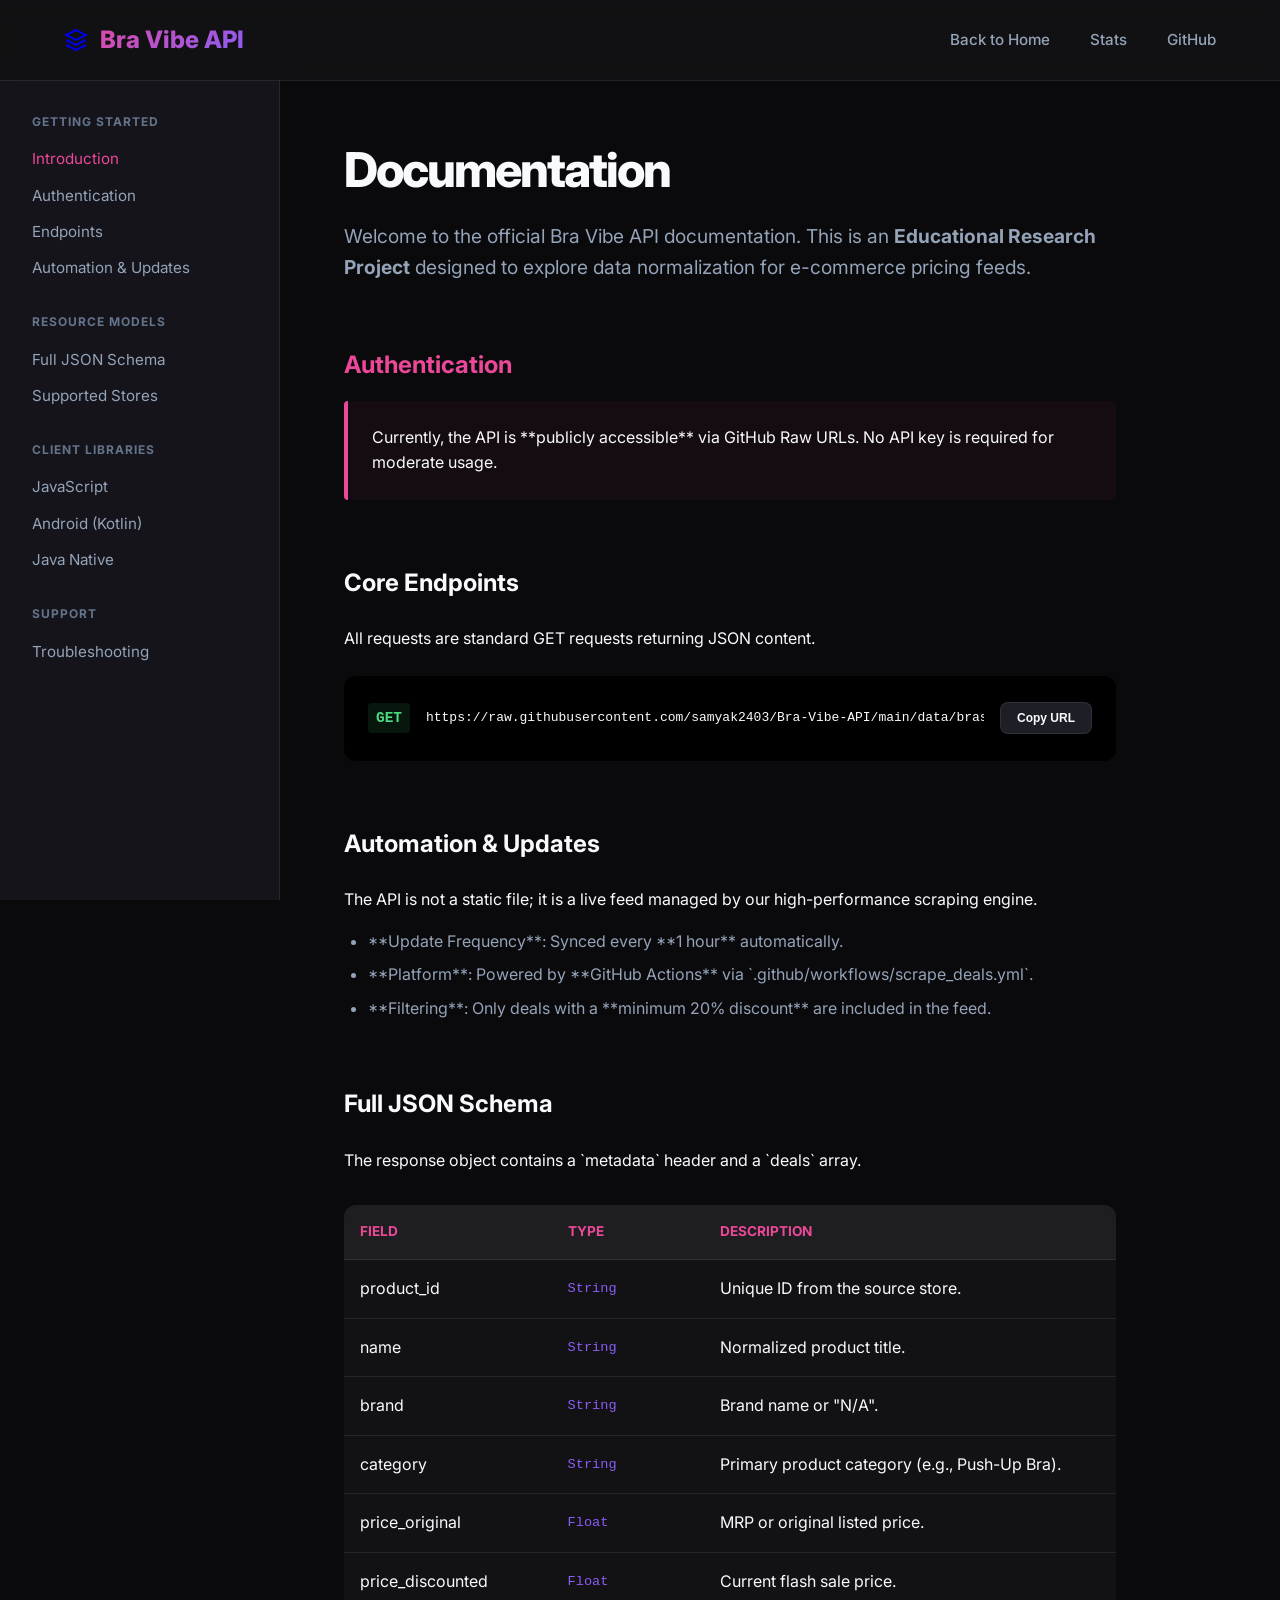
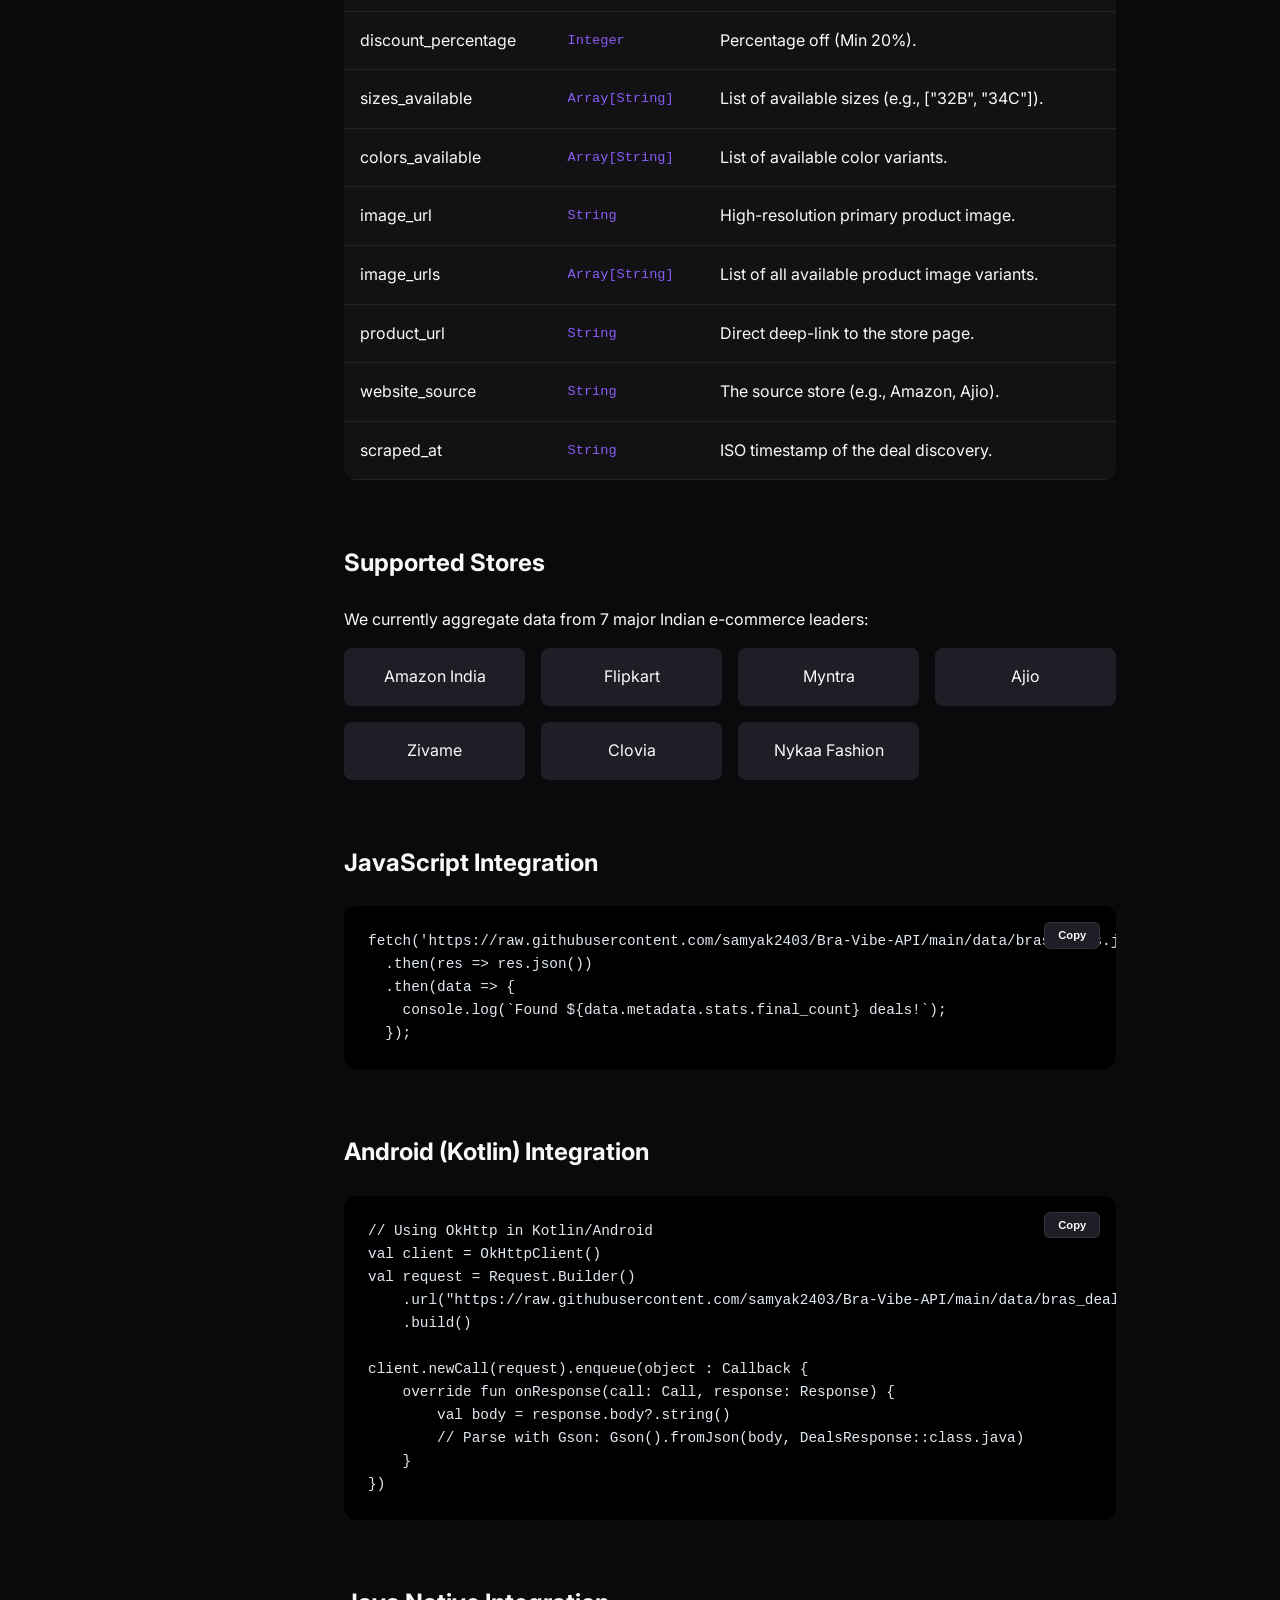
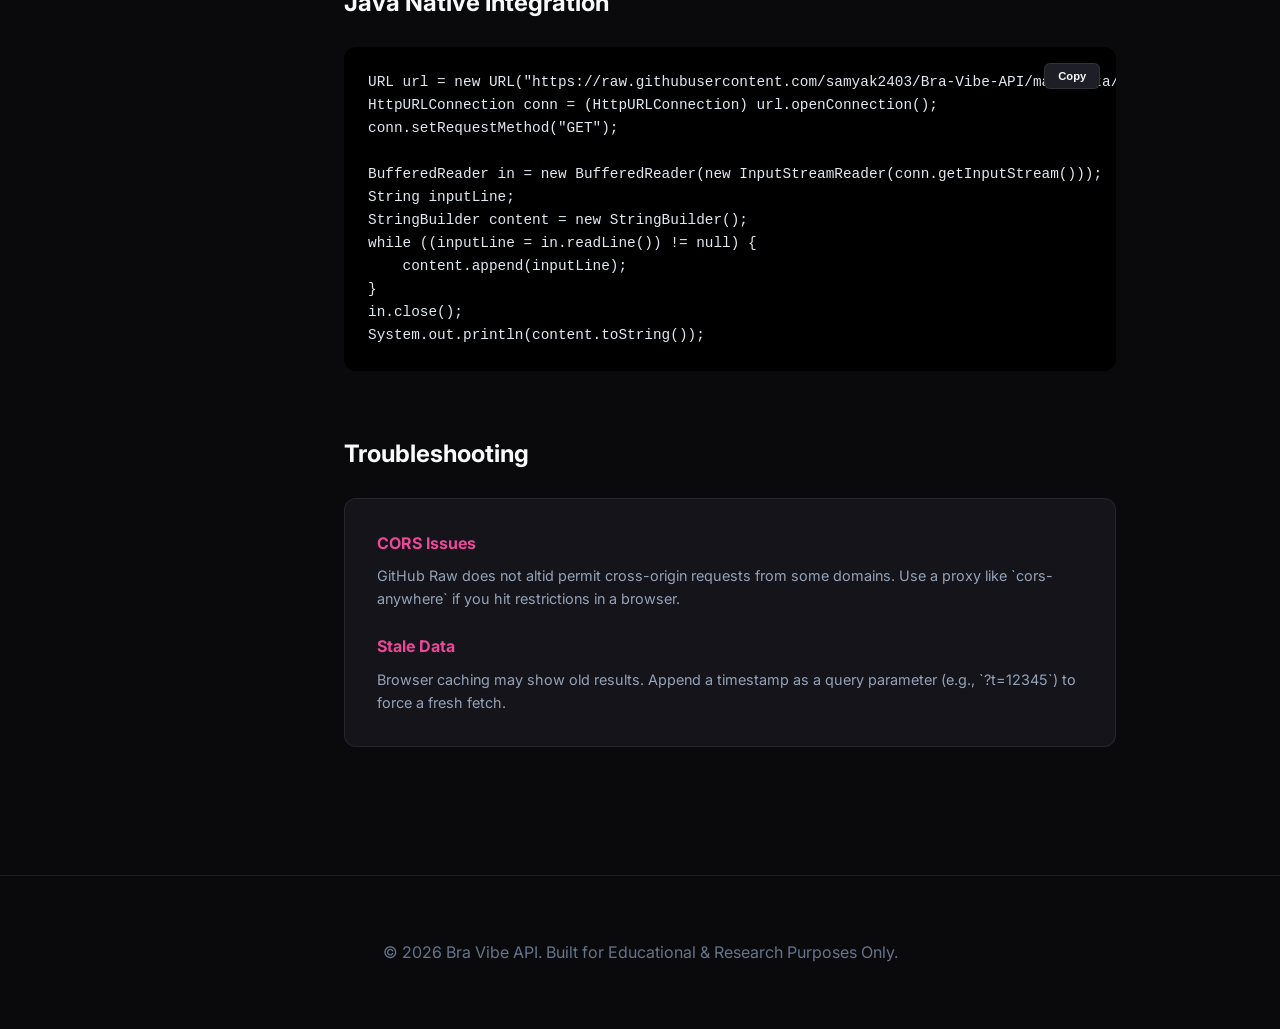
<file: website/docs.html>
<!DOCTYPE html>
<html lang="en">
<head>
    <meta charset="UTF-8">
    <meta name="viewport" content="width=device-width, initial-scale=1.0">
    <title>API Documentation | Bra Vibe API</title>
    <meta name="description" content="Technical documentation for the Bra Vibe API - An Open Source tool for e-commerce data research.">
    <meta name="author" content="samyak2403">
    <meta name="keywords" content="Lingerie API, Bra Discounts, India E-commerce API, Bra Vibe API, Scraping Data">
    <link rel="stylesheet" href="style.css">
    <style>
        .docs-layout {
            display: grid;
            grid-template-columns: 280px 1fr;
            min-height: 100vh;
            padding-top: 80px;
        }
        aside {
            background: var(--bg-secondary);
            border-right: 1px solid var(--glass-border);
            padding: 2rem;
            position: sticky;
            top: 80px;
            height: calc(100vh - 80px);
            overflow-y: auto;
        }
        .docs-nav-group {
            margin-bottom: 2rem;
        }
        .docs-nav-title {
            font-size: 0.75rem;
            text-transform: uppercase;
            letter-spacing: 1px;
            color: var(--text-muted);
            font-weight: 700;
            margin-bottom: 1rem;
        }
        .docs-nav-link {
            display: block;
            color: var(--text-secondary);
            text-decoration: none;
            font-size: 0.95rem;
            margin-bottom: 0.75rem;
            transition: var(--trans);
        }
        .docs-nav-link:hover, .docs-nav-link.active {
            color: var(--accent-pink);
        }
        .docs-content {
            padding: 4rem;
            max-width: 900px;
        }
        table {
            width: 100%;
            border-collapse: collapse;
            margin: 2rem 0;
            background: var(--glass-bg);
            border-radius: 12px;
            overflow: hidden;
        }
        th, td {
            padding: 1rem;
            text-align: left;
            border-bottom: 1px solid var(--glass-border);
        }
        th {
            background: rgba(255, 255, 255, 0.05);
            color: var(--accent-pink);
            font-size: 0.85rem;
            text-transform: uppercase;
        }
        .param-type {
            color: var(--accent-purple);
            font-family: monospace;
            font-size: 0.85rem;
        }
        @media (max-width: 900px) {
            .docs-layout { grid-template-columns: 1fr; }
            aside { display: none; }
            .docs-content { padding: 2rem; }
        }
    </style>
</head>
<body>

    <!-- Navigation -->
    <nav>
        <div class="container">
            <a href="index.html" class="logo" style="text-decoration: none;">
                <svg class="icon" viewBox="0 0 24 24"><path d="M12 2L2 7l10 5 10-5-10-5zM2 17l10 5 10-5M2 12l10 5 10-5"/></svg>
                Bra Vibe API
            </a>
            <div class="nav-links">
                <a href="index.html">Back to Home</a>
                <a href="stats.html">Stats</a>
                <a href="https://github.com/samyak2403/Bra-Vibe-API" target="_blank">GitHub</a>
            </div>
        </div>
    </nav>

    <div class="docs-layout">
        <!-- Sidebar Navigation -->
        <aside>
            <div class="docs-nav-group">
                <div class="docs-nav-title">Getting Started</div>
                <a href="#intro" class="docs-nav-link active">Introduction</a>
                <a href="#authentication" class="docs-nav-link">Authentication</a>
                <a href="#endpoints" class="docs-nav-link">Endpoints</a>
                <a href="#automation" class="docs-nav-link">Automation & Updates</a>
            </div>
            <div class="docs-nav-group">
                <div class="docs-nav-title">Resource Models</div>
                <a href="#schema" class="docs-nav-link">Full JSON Schema</a>
                <a href="#stores" class="docs-nav-link">Supported Stores</a>
            </div>
            <div class="docs-nav-group">
                <div class="docs-nav-title">Client Libraries</div>
                <a href="#javascript" class="docs-nav-link">JavaScript</a>
                <a href="#kotlin" class="docs-nav-link">Android (Kotlin)</a>
                <a href="#java" class="docs-nav-link">Java Native</a>
            </div>
            <div class="docs-nav-group">
                <div class="docs-nav-title">Support</div>
                <a href="#troubleshooting" class="docs-nav-link">Troubleshooting</a>
            </div>
        </aside>

        <!-- Main Content -->
        <main class="docs-content">
            <section id="intro" style="padding: 0; margin-bottom: 4rem;">
                <h1 style="font-size: 3rem; margin-bottom: 1.5rem;">Documentation</h1>
                <p style="font-size: 1.2rem; color: var(--text-secondary);">Welcome to the official Bra Vibe API documentation. This is an <strong>Educational Research Project</strong> designed to explore data normalization for e-commerce pricing feeds.</p>
            </section>

            <section id="authentication" style="padding: 0; margin-bottom: 4rem;">
                <h2 style="color: var(--accent-pink); margin-bottom: 1rem;">Authentication</h2>
                <div style="background: rgba(236, 72, 153, 0.05); padding: 1.5rem; border-left: 4px solid var(--accent-pink); border-radius: 4px;">
                    Currently, the API is **publicly accessible** via GitHub Raw URLs. No API key is required for moderate usage.
                </div>
            </section>

            <section id="endpoints" style="padding: 0; margin-bottom: 4rem;">
                <h2 style="margin-bottom: 1.5rem;">Core Endpoints</h2>
                <p>All requests are standard GET requests returning JSON content.</p>
                <div class="code-block" style="display: flex; gap: 1rem; align-items: center; overflow-x: auto;">
                    <span style="color: #4ade80; font-weight: 800; font-family: monospace; font-size: 0.9rem; background: rgba(74, 222, 128, 0.1); padding: 0.2rem 0.5rem; border-radius: 4px; white-space: nowrap;">GET</span>
                    <code id="endpoint-url" style="flex-grow: 1; white-space: nowrap; overflow-x: auto; padding: 0.5rem 0;">https://raw.githubusercontent.com/samyak2403/Bra-Vibe-API/main/data/bras_deals.json</code>
                    <button class="btn" onclick="copyText('endpoint-url', this)" style="padding: 0.5rem 1rem; font-size: 0.75rem; background: var(--bg-accent); color: var(--text-primary); border: 1px solid var(--glass-border); border-radius: 8px; cursor: pointer; white-space: nowrap;">Copy URL</button>
                </div>
            </section>

            <section id="automation" style="padding: 0; margin-bottom: 4rem;">
                <h2 style="margin-bottom: 1.5rem;">Automation & Updates</h2>
                <p style="margin-bottom: 1rem;">The API is not a static file; it is a live feed managed by our high-performance scraping engine.</p>
                <ul style="color: var(--text-secondary); margin-left: 1.5rem;">
                    <li style="margin-bottom: 0.5rem;">**Update Frequency**: Synced every **1 hour** automatically.</li>
                    <li style="margin-bottom: 0.5rem;">**Platform**: Powered by **GitHub Actions** via `.github/workflows/scrape_deals.yml`.</li>
                    <li style="margin-bottom: 0.5rem;">**Filtering**: Only deals with a **minimum 20% discount** are included in the feed.</li>
                </ul>
            </section>

            <section id="schema" style="padding: 0; margin-bottom: 4rem;">
                <h2 style="margin-bottom: 1.5rem;">Full JSON Schema</h2>
                <p>The response object contains a `metadata` header and a `deals` array.</p>
                <table>
                    <thead>
                        <tr>
                            <th>Field</th>
                            <th>Type</th>
                            <th>Description</th>
                        </tr>
                    </thead>
                    <tbody>
                        <tr><td>product_id</td><td class="param-type">String</td><td>Unique ID from the source store.</td></tr>
                        <tr><td>name</td><td class="param-type">String</td><td>Normalized product title.</td></tr>
                        <tr><td>brand</td><td class="param-type">String</td><td>Brand name or "N/A".</td></tr>
                        <tr><td>category</td><td class="param-type">String</td><td>Primary product category (e.g., Push-Up Bra).</td></tr>
                        <tr><td>price_original</td><td class="param-type">Float</td><td>MRP or original listed price.</td></tr>
                        <tr><td>price_discounted</td><td class="param-type">Float</td><td>Current flash sale price.</td></tr>
                        <tr><td>discount_percentage</td><td class="param-type">Integer</td><td>Percentage off (Min 20%).</td></tr>
                        <tr><td>sizes_available</td><td class="param-type">Array[String]</td><td>List of available sizes (e.g., ["32B", "34C"]).</td></tr>
                        <tr><td>colors_available</td><td class="param-type">Array[String]</td><td>List of available color variants.</td></tr>
                        <tr><td>image_url</td><td class="param-type">String</td><td>High-resolution primary product image.</td></tr>
                        <tr><td>image_urls</td><td class="param-type">Array[String]</td><td>List of all available product image variants.</td></tr>
                        <tr><td>product_url</td><td class="param-type">String</td><td>Direct deep-link to the store page.</td></tr>
                        <tr><td>website_source</td><td class="param-type">String</td><td>The source store (e.g., Amazon, Ajio).</td></tr>
                        <tr><td>scraped_at</td><td class="param-type">String</td><td>ISO timestamp of the deal discovery.</td></tr>
                    </tbody>
                </table>
            </section>

            <section id="stores" style="padding: 0; margin-bottom: 4rem;">
                <h2 style="margin-bottom: 1.5rem;">Supported Stores</h2>
                <p style="margin-bottom: 1rem;">We currently aggregate data from 7 major Indian e-commerce leaders:</p>
                <div style="display: grid; grid-template-columns: repeat(auto-fill, minmax(150px, 1fr)); gap: 1rem;">
                    <div style="background: var(--bg-accent); padding: 1rem; border-radius: 8px; text-align: center;">Amazon India</div>
                    <div style="background: var(--bg-accent); padding: 1rem; border-radius: 8px; text-align: center;">Flipkart</div>
                    <div style="background: var(--bg-accent); padding: 1rem; border-radius: 8px; text-align: center;">Myntra</div>
                    <div style="background: var(--bg-accent); padding: 1rem; border-radius: 8px; text-align: center;">Ajio</div>
                    <div style="background: var(--bg-accent); padding: 1rem; border-radius: 8px; text-align: center;">Zivame</div>
                    <div style="background: var(--bg-accent); padding: 1rem; border-radius: 8px; text-align: center;">Clovia</div>
                    <div style="background: var(--bg-accent); padding: 1rem; border-radius: 8px; text-align: center;">Nykaa Fashion</div>
                </div>
            </section>

            <section id="javascript" style="padding: 0; margin-bottom: 4rem;">
                <h2 style="margin-bottom: 1rem;">JavaScript Integration</h2>
                <div class="code-block" style="position: relative;">
                    <button class="btn" onclick="copyText('js-code', this)" style="position: absolute; top: 1rem; right: 1rem; padding: 0.4rem 0.8rem; font-size: 0.7rem; background: var(--bg-accent); color: var(--text-primary); border: 1px solid var(--glass-border); border-radius: 6px; cursor: pointer;">Copy</button>
<pre id="js-code">
fetch('https://raw.githubusercontent.com/samyak2403/Bra-Vibe-API/main/data/bras_deals.json')
  .then(res => res.json())
  .then(data => {
    console.log(`Found ${data.metadata.stats.final_count} deals!`);
  });
</pre>
                </div>
            </section>

            <section id="kotlin" style="padding: 0; margin-bottom: 4rem;">
                <h2 style="margin-bottom: 1rem;">Android (Kotlin) Integration</h2>
                <div class="code-block" style="position: relative;">
                    <button class="btn" onclick="copyText('kotlin-code', this)" style="position: absolute; top: 1rem; right: 1rem; padding: 0.4rem 0.8rem; font-size: 0.7rem; background: var(--bg-accent); color: var(--text-primary); border: 1px solid var(--glass-border); border-radius: 6px; cursor: pointer;">Copy</button>
<pre id="kotlin-code">
// Using OkHttp in Kotlin/Android
val client = OkHttpClient()
val request = Request.Builder()
    .url("https://raw.githubusercontent.com/samyak2403/Bra-Vibe-API/main/data/bras_deals.json")
    .build()

client.newCall(request).enqueue(object : Callback {
    override fun onResponse(call: Call, response: Response) {
        val body = response.body?.string()
        // Parse with Gson: Gson().fromJson(body, DealsResponse::class.java)
    }
})
</pre>
                </div>
            </section>

            <section id="java" style="padding: 0; margin-bottom: 4rem;">
                <h2 style="margin-bottom: 1rem;">Java Native Integration</h2>
                <div class="code-block" style="position: relative;">
                    <button class="btn" onclick="copyText('java-code', this)" style="position: absolute; top: 1rem; right: 1rem; padding: 0.4rem 0.8rem; font-size: 0.7rem; background: var(--bg-accent); color: var(--text-primary); border: 1px solid var(--glass-border); border-radius: 6px; cursor: pointer;">Copy</button>
<pre id="java-code">
URL url = new URL("https://raw.githubusercontent.com/samyak2403/Bra-Vibe-API/main/data/bras_deals.json");
HttpURLConnection conn = (HttpURLConnection) url.openConnection();
conn.setRequestMethod("GET");

BufferedReader in = new BufferedReader(new InputStreamReader(conn.getInputStream()));
String inputLine;
StringBuilder content = new StringBuilder();
while ((inputLine = in.readLine()) != null) {
    content.append(inputLine);
}
in.close();
System.out.println(content.toString());
</pre>
                </div>
            </section>

            <section id="troubleshooting" style="padding: 0; margin-bottom: 4rem;">
                <h2 style="margin-bottom: 1.5rem;">Troubleshooting</h2>
                <div style="background: var(--bg-secondary); border: 1px solid var(--glass-border); padding: 2rem; border-radius: 12px;">
                    <div style="margin-bottom: 1.5rem;">
                        <h4 style="color: var(--accent-pink); margin-bottom: 0.5rem;">CORS Issues</h4>
                        <p style="color: var(--text-secondary); font-size: 0.9rem;">GitHub Raw does not altid permit cross-origin requests from some domains. Use a proxy like `cors-anywhere` if you hit restrictions in a browser.</p>
                    </div>
                    <div>
                        <h4 style="color: var(--accent-pink); margin-bottom: 0.5rem;">Stale Data</h4>
                        <p style="color: var(--text-secondary); font-size: 0.9rem;">Browser caching may show old results. Append a timestamp as a query parameter (e.g., `?t=12345`) to force a fresh fetch.</p>
                    </div>
                </div>
            </section>
        </main>
    </div>

    <footer>
        <div class="container">
            <p>&copy; 2026 Bra Vibe API. Built for Educational & Research Purposes Only.</p>
        </div>
    </footer>

    <script>
        // Use IntersectionObserver for ScrollSpy
        const navLinks = document.querySelectorAll('.docs-nav-link');
        const sections = document.querySelectorAll('main section');

        const observerOptions = {
            root: null,
            rootMargin: '-10% 0px -80% 0px', // Detect when section is near top
            threshold: 0
        };

        const observer = new IntersectionObserver((entries) => {
            entries.forEach(entry => {
                if (entry.isIntersecting) {
                    const id = entry.target.getAttribute('id');
                    
                    navLinks.forEach(link => {
                        link.classList.remove('active');
                        if (link.getAttribute('href') === `#${id}`) {
                            link.classList.add('active');
                        }
                    });
                }
            });
        }, observerOptions);

        sections.forEach(section => observer.observe(section));

        // Copy Feature
        function copyText(elementId, btn) {
            const text = document.getElementById(elementId).innerText;
            navigator.clipboard.writeText(text).then(() => {
                const originalText = btn.innerText;
                btn.innerText = 'Copied!';
                btn.style.color = 'var(--accent-pink)';
                btn.style.borderColor = 'var(--accent-pink)';
                setTimeout(() => {
                    btn.innerText = originalText;
                    btn.style.color = 'var(--text-primary)';
                    btn.style.borderColor = 'var(--glass-border)';
                }, 2000);
            });
        }

        // Disable the tab-switching display:none logic to allow standard scrolling docs
        function showSnippet(lang) {
            // Smooth scroll to the specific integration section
            const target = document.getElementById(lang);
            if (target) {
                target.scrollIntoView({ behavior: 'smooth', block: 'start' });
            }
        }
    </script>
</body>
</html>
</file>
<file: website/style.css>
@import url('https://fonts.googleapis.com/css2?family=Inter:wght@300;400;500;600;700;800&display=swap');

:root {
    --bg-main: #0a0a0c;
    --bg-secondary: #14141a;
    --bg-accent: #1e1e26;
    --accent-pink: #ec4899;
    --accent-purple: #8b5cf6;
    --text-primary: #f8fafc;
    --text-secondary: #94a3b8;
    --text-muted: #64748b;
    --glass-bg: rgba(255, 255, 255, 0.03);
    --glass-border: rgba(255, 255, 255, 0.08);
    --card-shadow: 0 10px 30px -10px rgba(0, 0, 0, 0.5);
    --trans: all 0.3s cubic-bezier(0.4, 0, 0.2, 1);
}

* {
    margin: 0;
    padding: 0;
    box-sizing: border-box;
    scroll-behavior: smooth;
}

body {
    background-color: var(--bg-main);
    color: var(--text-primary);
    font-family: 'Inter', -apple-system, sans-serif;
    line-height: 1.6;
    overflow-x: hidden;
}

/* --- Layout --- */
.container {
    max-width: 1200px;
    margin: 0 auto;
    padding: 0 1.5rem;
}

section {
    padding: 6rem 0;
}

/* --- Navigation --- */
nav {
    position: fixed;
    top: 0;
    width: 100%;
    backdrop-filter: blur(12px);
    background: var(--glass-bg);
    border-bottom: 1px solid var(--glass-border);
    z-index: 1000;
}

nav .container {
    height: 80px;
    display: flex;
    justify-content: space-between;
    align-items: center;
}

.logo {
    display: flex;
    align-items: center;
    gap: 0.75rem;
    font-weight: 800;
    font-size: 1.5rem;
    background: linear-gradient(135deg, var(--accent-pink), var(--accent-purple));
    -webkit-background-clip: text;
    background-clip: text;
    -webkit-text-fill-color: transparent;
}

.nav-links {
    display: flex;
    gap: 2.5rem;
}

.nav-links a {
    color: var(--text-secondary);
    text-decoration: none;
    font-weight: 500;
    font-size: 0.95rem;
    transition: var(--trans);
}

.nav-links a:hover {
    color: var(--accent-pink);
}

/* --- Hero --- */
.hero {
    min-height: 90vh;
    display: flex;
    align-items: center;
    background: radial-gradient(circle at 10% 20%, rgba(236, 72, 153, 0.1) 0%, transparent 40%),
                radial-gradient(circle at 90% 80%, rgba(139, 92, 246, 0.1) 0%, transparent 40%);
}

.hero-inner {
    max-width: 800px;
    margin: 0 auto;
    text-align: center;
}

h1 {
    font-size: 4.5rem;
    font-weight: 800;
    letter-spacing: -2px;
    line-height: 1.1;
    margin-bottom: 1.5rem;
}

.gradient-text {
    background: linear-gradient(90deg, #f472b6, #a78bfa, #f472b6);
    background-size: 200% auto;
    -webkit-background-clip: text;
    background-clip: text;
    -webkit-text-fill-color: transparent;
    animation: shine 3s linear infinite;
}

@keyframes shine {
    to { background-position: 200% center; }
}

.hero p {
    font-size: 1.25rem;
    color: var(--text-secondary);
    margin-bottom: 3rem;
    max-width: 600px;
    margin-left: auto;
    margin-right: auto;
}

.btn {
    display: inline-flex;
    align-items: center;
    padding: 1rem 2.5rem;
    border-radius: 99px;
    font-weight: 600;
    text-decoration: none;
    transition: var(--trans);
    cursor: pointer;
}

.btn-primary {
    background: linear-gradient(135deg, var(--accent-pink), var(--accent-purple));
    color: white;
    border: none;
    box-shadow: 0 10px 20px -5px rgba(236, 72, 153, 0.3);
}

.btn-primary:hover {
    transform: translateY(-3px);
    box-shadow: 0 15px 30px -5px rgba(236, 72, 153, 0.4);
}

/* --- Product Cards --- */
.deals-grid {
    display: grid;
    grid-template-columns: repeat(auto-fill, minmax(280px, 1fr));
    gap: 2rem;
}

.product-card {
    background: var(--bg-secondary);
    border: 1px solid var(--glass-border);
    border-radius: 20px;
    overflow: hidden;
    transition: var(--trans);
    position: relative;
}

.product-card:hover {
    transform: translateY(-8px);
    border-color: rgba(236, 72, 153, 0.3);
}

.card-img {
    width: 100%;
    aspect-ratio: 4/5;
    object-fit: cover;
    background: var(--bg-accent);
    display: block; /* Avoid inline spacing */
}

/* Image Dot Indicators */
.image-dots-container {
    position: absolute;
    bottom: 12px;
    left: 50%;
    transform: translateX(-50%);
    display: flex;
    gap: 6px;
    z-index: 10;
    padding: 6px 10px;
    background: rgba(0, 0, 0, 0.3);
    backdrop-filter: blur(8px);
    border-radius: 20px;
    border: 1px solid rgba(255, 255, 255, 0.1);
    opacity: 0;
    transition: var(--trans);
}

.product-card:hover .image-dots-container {
    opacity: 1;
}

.image-dot {
    width: 6px;
    height: 6px;
    border-radius: 50%;
    background: rgba(255, 255, 255, 0.4);
    cursor: pointer;
    transition: var(--trans);
}

.image-dot:hover {
    background: rgba(255, 255, 255, 0.8);
    transform: scale(1.2);
}

.image-dot.active {
    background: var(--accent-pink);
    width: 14px;
    border-radius: 4px;
}

.card-content {
    padding: 1.5rem;
}

.brand-badge {
    display: inline-block;
    padding: 0.25rem 0.75rem;
    background: rgba(139, 92, 246, 0.1);
    color: var(--accent-purple);
    border-radius: 99px;
    font-size: 0.7rem;
    font-weight: 700;
    text-transform: uppercase;
    margin-bottom: 0.75rem;
}

.product-name {
    font-size: 1.1rem;
    font-weight: 600;
    margin-bottom: 1rem;
    display: -webkit-box;
    -webkit-line-clamp: 2;
    line-clamp: 2;
    -webkit-box-orient: vertical;
    overflow: hidden;
}

.price-row {
    display: flex;
    align-items: center;
    gap: 1rem;
}

.price-now {
    font-size: 1.4rem;
    font-weight: 800;
    color: var(--accent-pink);
}

.price-old {
    color: var(--text-muted);
    text-decoration: line-through;
    font-size: 0.95rem;
}

.discount-tag {
    position: absolute;
    top: 1rem;
    right: 1rem;
    background: var(--accent-pink);
    color: white;
    padding: 0.4rem 0.8rem;
    border-radius: 10px;
    font-weight: 800;
    font-size: 0.85rem;
}

/* --- Documentation --- */
.docs-container {
    background: var(--bg-secondary);
    border-radius: 24px;
    padding: 4rem;
    border: 1px solid var(--glass-border);
}

.code-block {
    background: #000;
    padding: 1.5rem;
    border-radius: 12px;
    position: relative;
    margin: 1.5rem 0;
    overflow-x: auto;
}

pre {
    color: #e2e8f0;
    font-family: 'Consolas', 'Monaco', monospace;
    font-size: 0.9rem;
}

.lang-tab {
    display: flex;
    gap: 1rem;
    margin-bottom: 1rem;
}

.tab {
    padding: 0.5rem 1rem;
    border-radius: 8px;
    background: var(--bg-accent);
    color: var(--text-secondary);
    cursor: pointer;
    font-size: 0.85rem;
    transition: var(--trans);
}

.tab.active {
    background: var(--accent-pink);
    color: white;
}

/* --- Icons --- */
.icon {
    width: 24px;
    height: 24px;
    stroke: currentColor;
    stroke-width: 2;
    fill: none;
}

/* --- Footer --- */
footer {
    padding: 4rem 0;
    border-top: 1px solid var(--glass-border);
    color: var(--text-muted);
    text-align: center;
}

/* --- Responsiveness --- */
@media (max-width: 768px) {
    h1 { font-size: 2.5rem; }
    .hero p { font-size: 1.1rem; }
    .nav-links { display: none; }
    .docs-container { padding: 2rem; }
}
</file>
